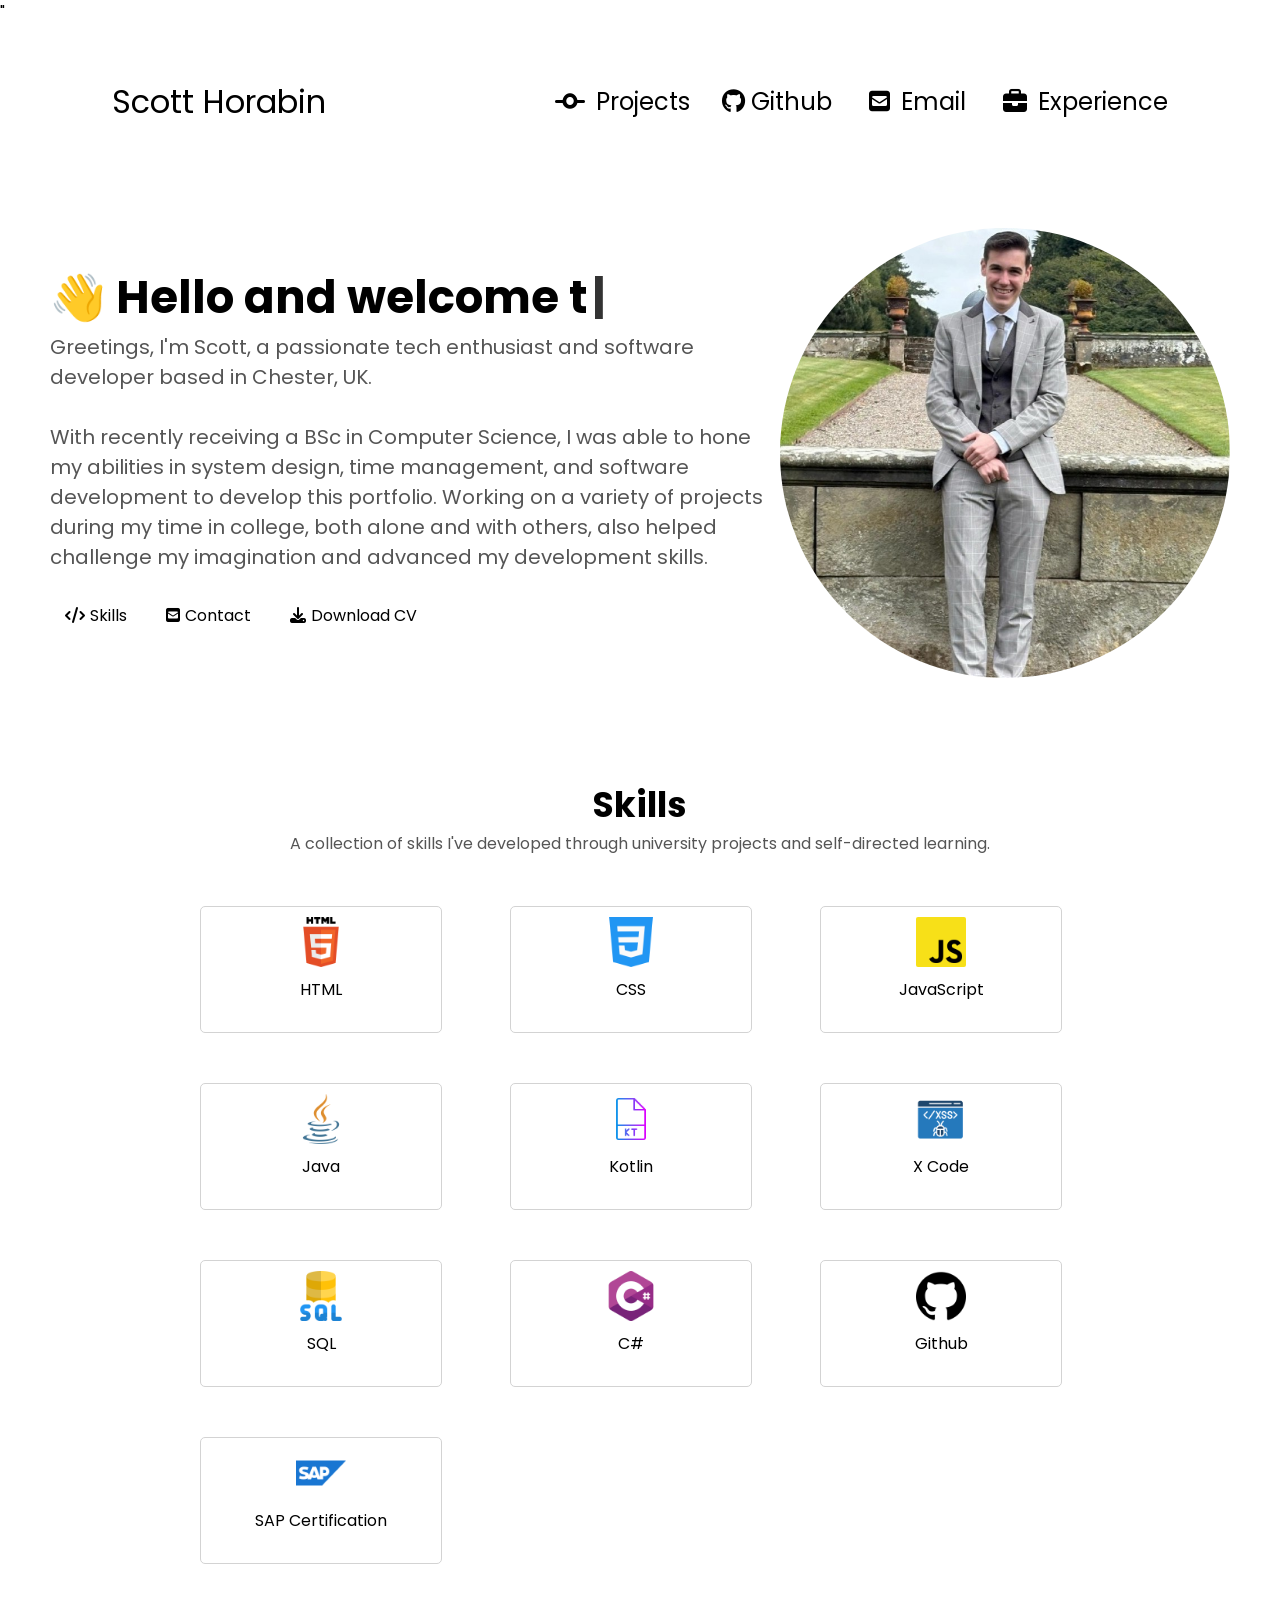
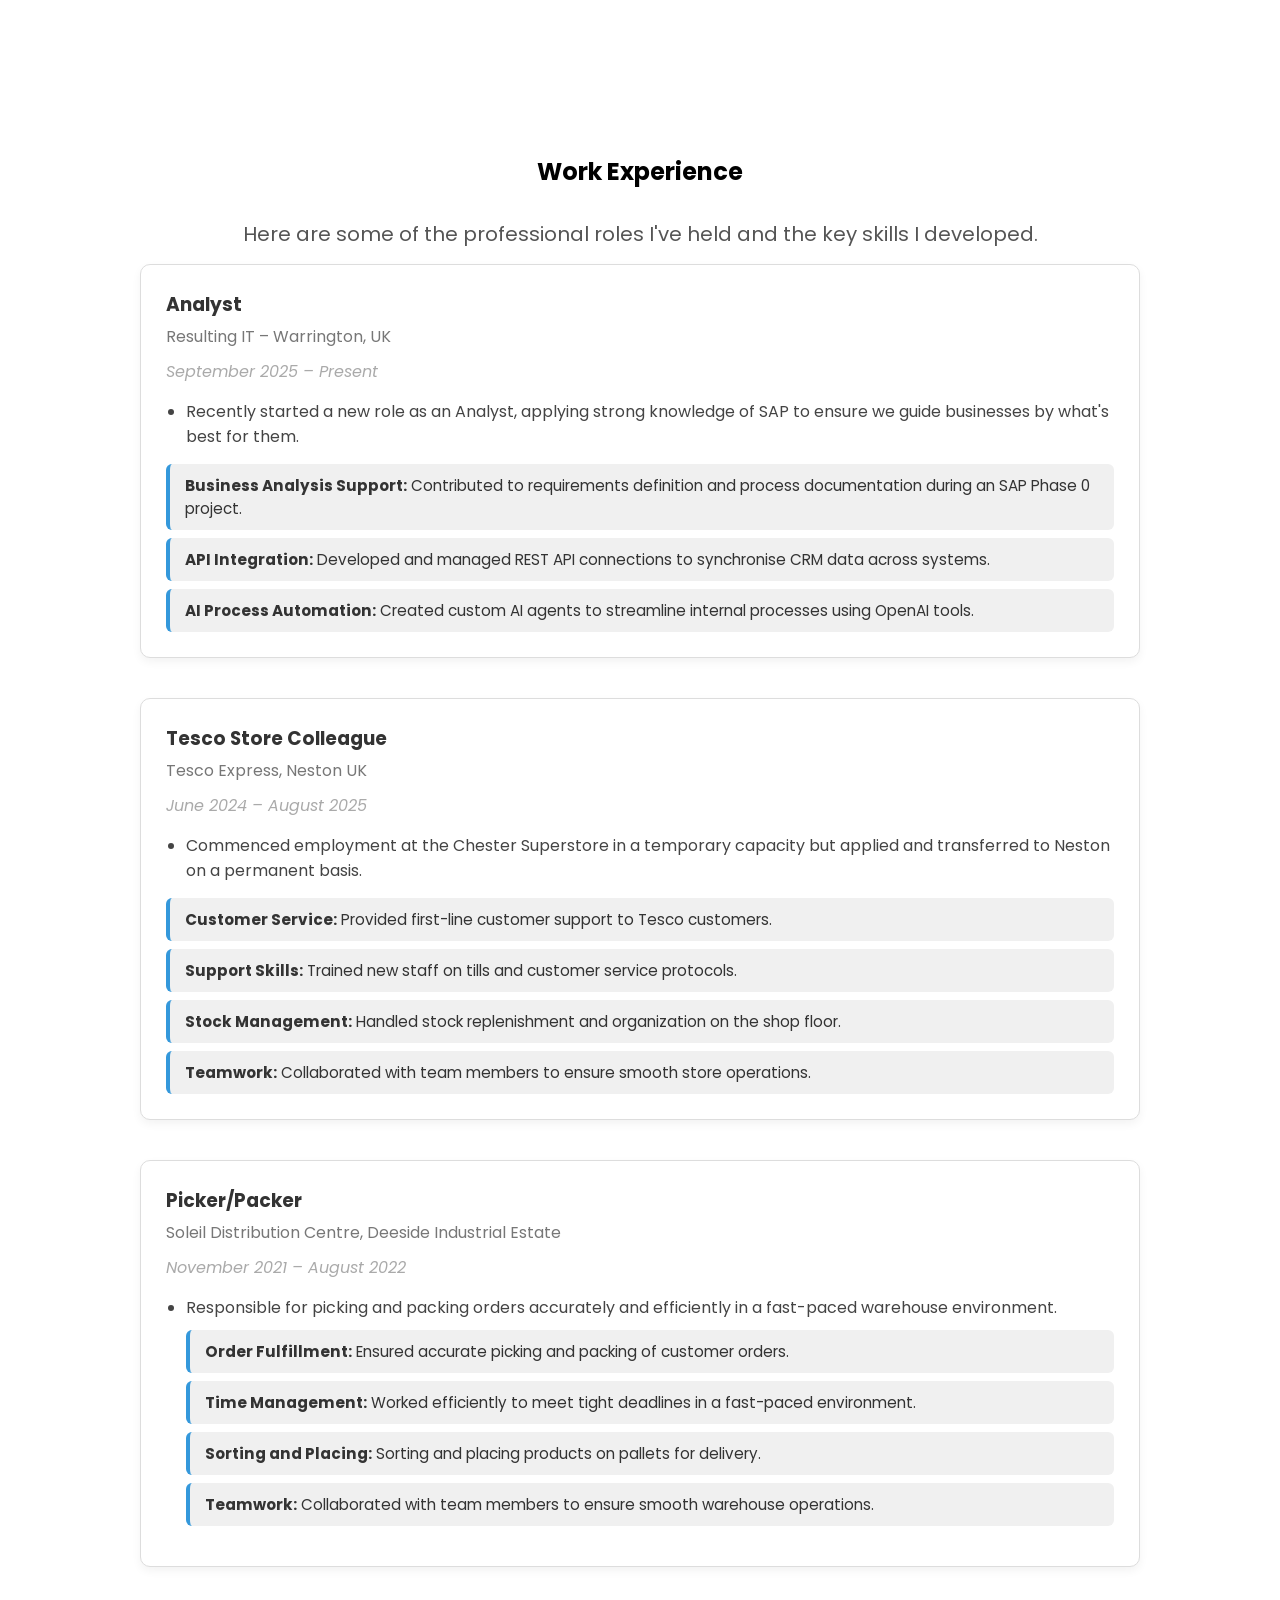
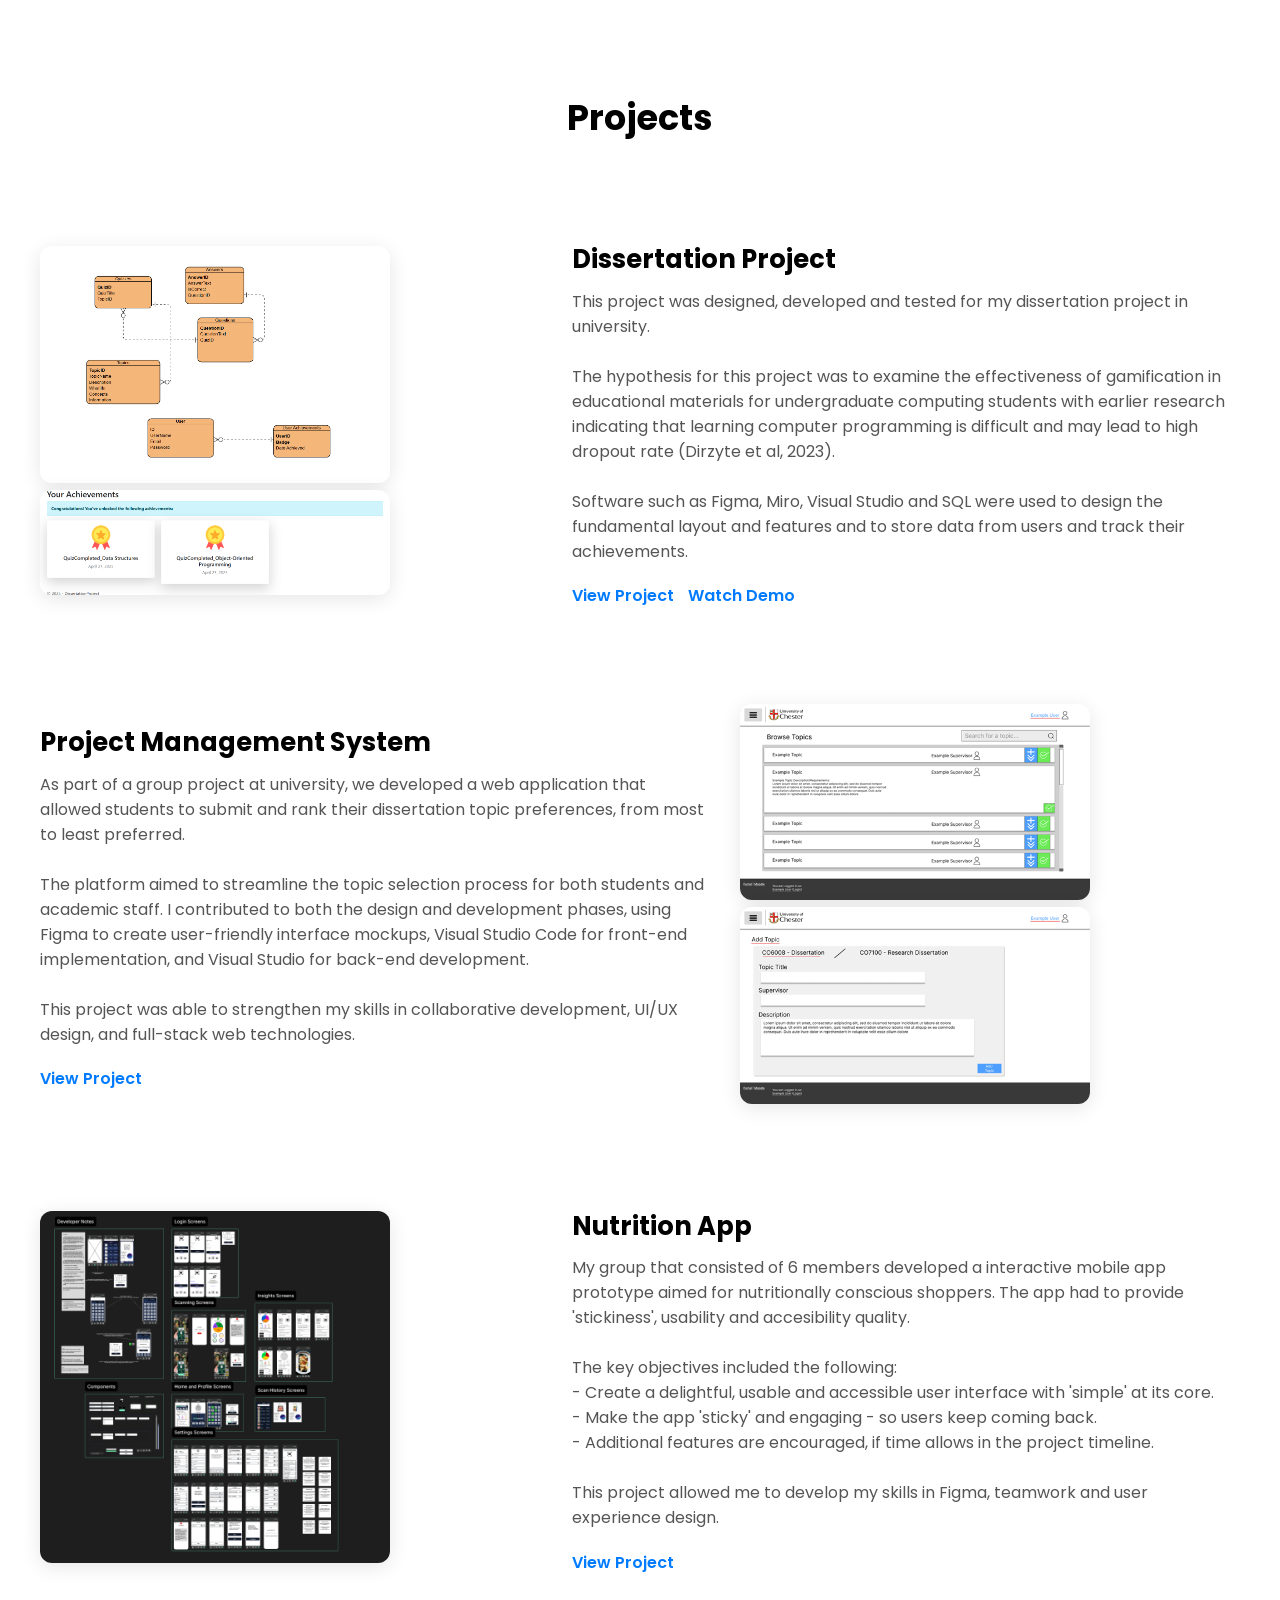
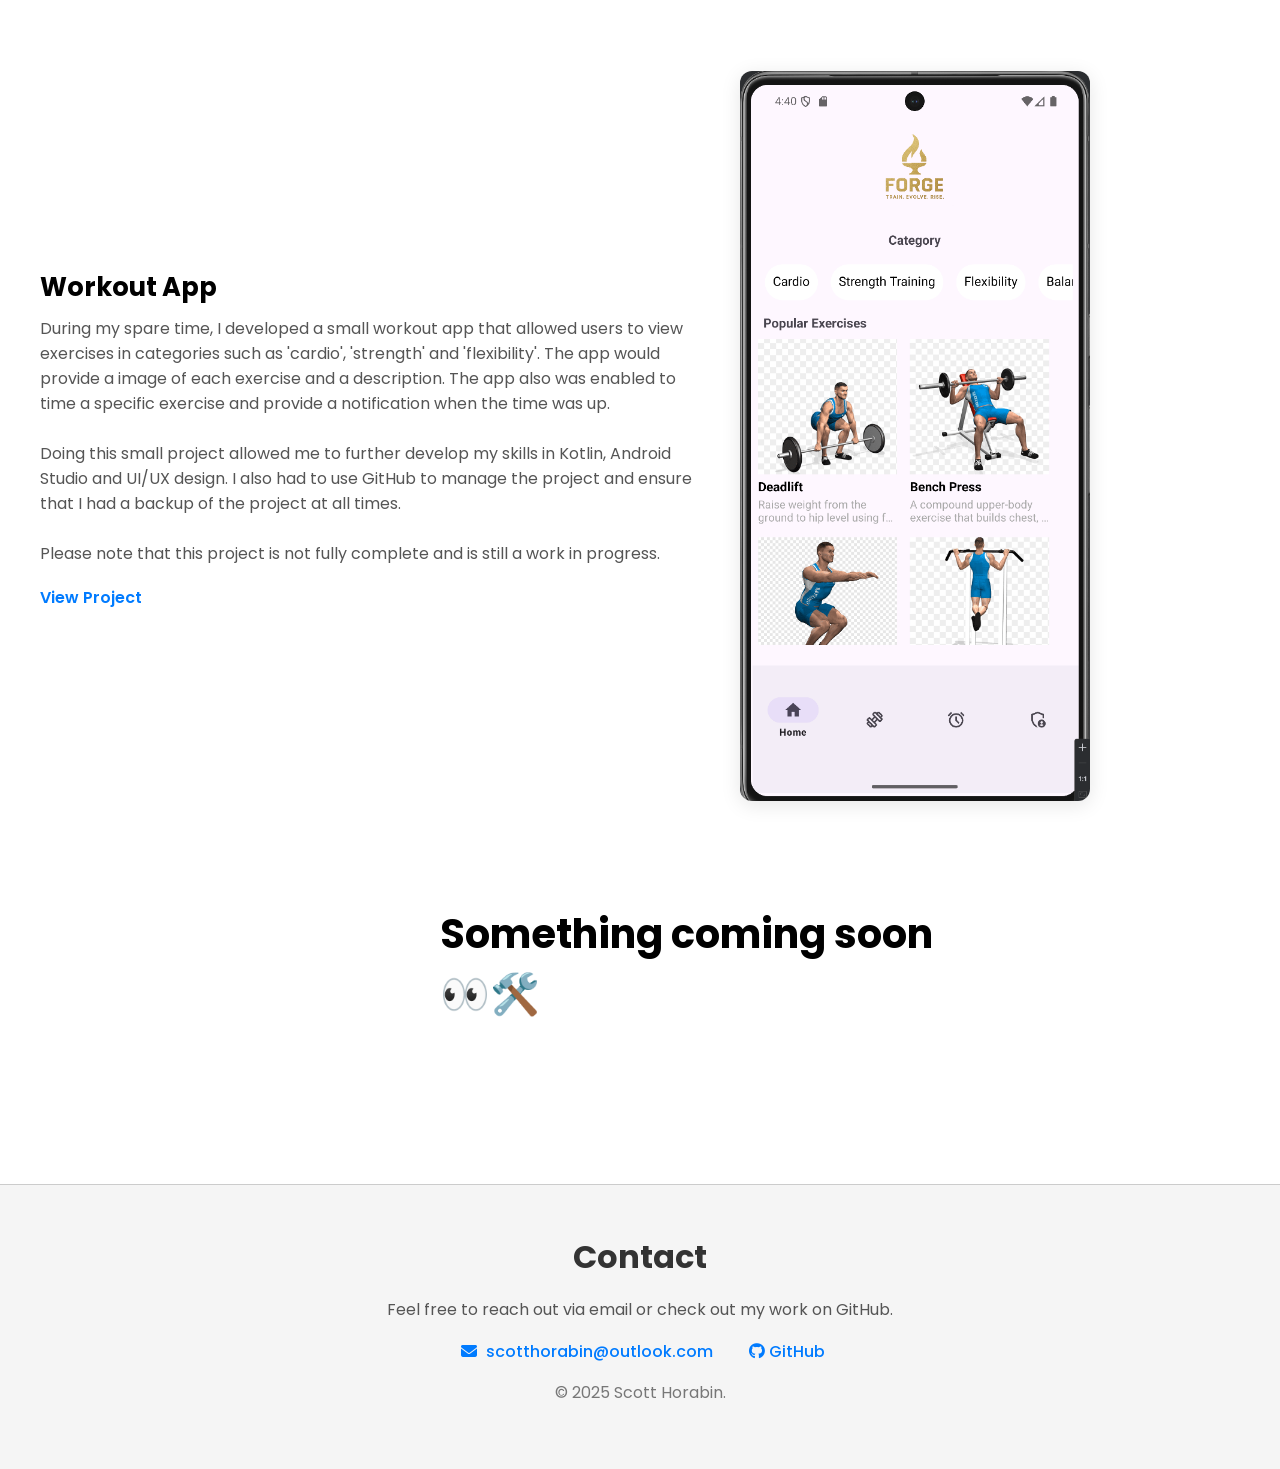
<file: index.html>
<!DOCTYPE html>
<html>
<head>
    
    <meta charset="UTF-8" />
    <title>Portfolio</title>

    <link rel="stylesheet" href="https://cdnjs.cloudflare.com/ajax/libs/font-awesome/6.7.2/css/all.min.css" integrity="sha512-Evv84Mr4kqVGRNSgIGL/F/aIDqQb7xQ2vcrdIwxfjThSH8CSR7PBEakCr51Ck+w+/U6swU2Im1vVX0SVk9ABhg==" crossorigin="anonymous" referrerpolicy="no-referrer" />"
    <link rel="stylesheet" href="css/style.css" />
    <link rel="stylesheet" href="css/media.css" />
</head>
<body class="preload">
  
  <!-- Loader -->
  <div class="loader-wrapper" id="loader">
    <div class="loader">
      <span class="loader-inner"></span>
    </div>
  </div>

  <!-- Desktop Navigation -->
  <nav id="desktop-nav">
    <div class="logo"><a href="/index.html">Scott Horabin</a></div>
    <ul class="nav-links">
      <li><a href="#projects">
        <i class="fa-solid fa-code-commit"></i> <span>Projects</span>
      </a></li>
      <li><a href="https://github.com/scotthorabin" target="_blank" rel="noopener noreferrer">
        <i class="fa-brands fa-github"></i> <span>Github</span>
      </a></li>
      <li><a href="mailto:scotthorabin@outlook.com">
        <i class="fa-solid fa-square-envelope"></i> Email
      </a></li>
      <li><a href="#experience"><i class="fa-solid fa-briefcase"></i> <span>Experience</span></a></li>
    </ul>
  </nav>

<nav id="hamburger-nav">
  <div class="logo">Scott Horabin</div>
  <div class="hamburger-menu">
    <div class="hamburger-icon" onclick="toggleMenu()">
      <span></span><span></span><span></span>
    </div>
    <ul class="menu-links">
      <!-- Close Button -->
      <li class="close-btn">
        <button onclick="toggleMenu()">Close</button>
      </li>
      <li><a href="#projects"><i class="fa-solid fa-code-branch"></i>Projects</a></li>
      <li><a href="https://github.com/scotthorabin" target="_blank" rel="noopener noreferrer">
        <i class="fa-brands fa-github"></i> <span>Github</span>
      </a></li>
      <li><a href="mailto:scotthorabin@outlook.com">
        <i class="fa-solid fa-square-envelope"></i> Email
      </a></li>
      <li><a href="#skills"><i class="fa-solid fa-brain"></i><span>Skills</span></a></li>
      <li><a href="#experience"><i class="fa-solid fa-briefcase"></i> <span>Experience</span></a></li>
      <li><a href="#contact"><i class="fa-solid fa-file-lines"></i><span>Contact</span></a></li>
    </ul>
  </div>
</nav>



  <!-- About Me -->
  <section class="me-section">
    <div class="text">
      <h2><span id="typing-text"></span></h2>
      <div class="me">
      <p>Greetings, I'm Scott, a passionate tech enthusiast and software developer based in Chester, UK.
        <br> <br>
        With recently receiving a BSc in Computer Science, I was able to hone my abilities in system design, time management, and software development to develop this portfolio. 
        Working on a variety of projects during my time in college, both alone and with others, also helped challenge my imagination and advanced my development skills.</p>
        </div>
        <div class="links">
  <a href="#skills"><i class="fa-solid fa-code"></i><span>Skills</span></a>
  <a href="#contact"><i class="fa-solid fa-square-envelope"></i><span>Contact</span></a>
  <a href="docs/Scott Horabin - 2026 CV.docx" download>
    <i class="fa-solid fa-download"></i><span>Download CV</span>
  </a>
</div>

    </div>
    <div class="photo">
      <img src="img/scott.jpeg" alt="Scott Horabin">
    </div>
  </section>

  <!-- Skills -->
  <section id="skills" class="skills-section">
    <h2>Skills</h2>
    <p class="text">A collection of skills I've developed through university projects and self-directed learning.</p>
     <div class="lang">
      <div class="cell" onclick="toggleDescription(this)">
       <img src="img/HTML5_Logo.png" alt="HTML (Author of Image - Pixel Perfect)">
         <span>HTML</span>
           <p class="description">HTML was used early on throughout my experience of university. It encouraged me to build accessible, well structured websites and layouts.</p>
            </div>

           <div class="cell" onclick="toggleDescription(this)">
       <img src="img/css-3.png" alt="CSS (Author of Image - Pixel Perfect)">
         <span>CSS</span>
           <p class="description">CSS was used to bring the content from HTML to life. I learn't this during my first year of university and continued to refine my 
            skills through projects outside of university.</p>
            </div>

           <div class="cell" onclick="toggleDescription(this)">
       <img src="img/Javascript logo.png" alt="JavaScript (Author of Image - Freepik)">
         <span>JavaScript</span>
           <p class="description">For web applications, I used JavaScript to build interactive features such as form validations and content updates.</p>
            </div>

             <div class="cell" onclick="toggleDescription(this)">
       <img src= "img/java.png" alt="Java (Author of Image - Freepik)">
         <span>Java</span>
           <p class="description">Java was the first language I learn't in depth. I was able to use the foundations to build a music library app (see Github for more).</p>
            </div>

             <div class="cell" onclick="toggleDescription(this)">
       <img src="img/kotlin.png" alt="Kotlin (Author of Image - Muhammad Andy)">
         <span>Kotlin</span>
           <p class="description">Kotlin was a key skill I learn't through university when building my own android application.</p>
            </div>


             <div class="cell" onclick="toggleDescription(this)">
       <img src="img/scripting.png" alt="X Code (Author of Image - HAJICON)">
         <span>X Code</span>
           <p class="description">X Code was the most recent language that I learn't. It provided a detailed explanation of how Apple develop their applications.</p>
            </div>


             <div class="cell" onclick="toggleDescription(this)">
       <img src="img/sql-server.png" alt="SQL (Author of Image - Pixel Perfect)">
         <span>SQL</span>
           <p class="description">Used SQL extensively during university to design relational databases, write complex queries, and manage data efficiently for academic and personal projects.</p>
            </div>

             <div class="cell" onclick="toggleDescription(this)">
       <img src="img/c-sharp.png" alt="C# (Author of Image - Freepik)">
         <span>C#</span>
           <p class="description">Worked with C# in Visual Studio to build backend for desktop and web apps, gaining experience in object-oriented programming.</p>
            </div>

             <div class="cell" onclick="toggleDescription(this)">
       <img src="img/github.png" alt="GitHub (Author of Image - Pixel Perfect)">
         <span>Github</span>
           <p class="description">Used Github to create and commit to multiple branches throughout my projects to ensure backup and growth of the project.</p>
            </div>

              <div class="cell" onclick="toggleDescription(this)">
       <img src="img/icons8-sap-logo-480.png" alt="SAP (Author of Image - Pixel Perfect)">
         <span>SAP Certification</span>
           <p class="description">Achieved a SAP Certification in Positioning SAP Business Suite.</p>
            </div>
    </div>
  </section>

  <!-- Experience -->
<section id="experience" class="experience-section">
  <h2>Work Experience</h2>
  <p class="text">Here are some of the professional roles I've held and the key skills I developed.</p>

  <div class="experience-list">

    <!-- Experience 1 - Analyst -->
    <div class="experience-item">
      <div class="experience-box">
        <h3>Analyst</h3>
        <h4>Resulting IT – Warrington, UK</h4>
        <span class="duration">September 2025 – Present</span>
        <ul>
          <li>Recently started a new role as an Analyst, applying strong knowledge of SAP to ensure we guide businesses by what's best for them.</li>
        </ul>

        <div class="experience-skills">
           <div class="skill">
            <strong>Business Analysis Support:</strong> Contributed to requirements definition and process documentation during an SAP Phase 0 project.
          </div>
          <div class="skill">
            <strong>API Integration:</strong> Developed and managed REST API connections to synchronise CRM data across systems.
          </div>
          <div class="skill">
            <strong>AI Process Automation:</strong> Created custom AI agents to streamline internal processes using OpenAI tools.
          </div>
        </div>
      </div>
    </div>

    <!-- Experience 2 - Tesco Store Colleague -->
    <div class="experience-item">
      <div class="experience-box">
        <h3>Tesco Store Colleague</h3>
        <h4>Tesco Express, Neston UK</h4>
        <span class="duration">June 2024 – August 2025</span>
        <ul>
          <li>Commenced employment at the Chester Superstore in a temporary capacity but applied and 
              transferred to Neston on a permanent basis.</li>
        </ul>

        <div class="experience-skills">
          <div class="skill">
            <strong>Customer Service:</strong> Provided first-line customer support to Tesco customers.
          </div>
          <div class="skill">
            <strong>Support Skills:</strong> Trained new staff on tills and customer service protocols.
          </div>
          <div class="skill">
            <strong>Stock Management:</strong> Handled stock replenishment and organization on the shop floor.
          </div>
          <div class="skill">
            <strong>Teamwork:</strong> Collaborated with team members to ensure smooth store operations.
          </div>
        </div>
      </div>
    </div>

      <!-- Experience 3 - Picker/Packer -->
    <div class="experience-item">
      <div class="experience-box">
        <h3>Picker/Packer</h3>
        <h4>Soleil Distribution Centre, Deeside Industrial Estate</h4>
        <span class="duration"> November 2021 – August 2022</span>
        <ul>
          <li>Responsible for picking and packing orders accurately and efficiently in a fast-paced warehouse environment.</li>

        <div class="experience-skills">
          <div class="skill">
            <strong>Order Fulfillment:</strong> Ensured accurate picking and packing of customer orders.
          </div>
          <div class="skill">
            <strong>Time Management:</strong> Worked efficiently to meet tight deadlines in a fast-paced environment.
          </div>
          <div class="skill">
            <strong>Sorting and Placing:</strong> Sorting and placing products on pallets for delivery.
          </div>
          <div class="skill">
            <strong>Teamwork:</strong> Collaborated with team members to ensure smooth warehouse operations.
          </div>
        </div>
      </div>
    </div>

  </div>

</section>


  <!--Projects-->

<section id="projects" class="projects-section">
  <h2>Projects</h2>

<!-- Project 1 (image grid on the left, text on the right) -->
<div class="project-row" id="projects">
  <div class="project-media project-gallery">
    <img src="img/ERD.png" alt="Screenshot 2" class="zoomable">
    <img src="img/Achievements.png" alt="Screenshot 3" class="zoomable">
  </div>

  <div class="project-copy">
    <h3>Dissertation Project </h3>
    <p>This project was designed, developed and tested for my dissertation project in university.
      <br><br>
      The hypothesis for this project was to examine the effectiveness of gamification in educational materials for undergraduate computing students with earlier research indicating that learning computer programming is difficult and may lead to high dropout rate (Dirzyte et al, 2023).
      <br><br>
      Software such as Figma, Miro, Visual Studio and SQL were used to design the fundamental layout and features and to store data from users and track their achievements.
    </p>
    <a href="https://github.com/scotthorabin/ImplementationProject" target="_blank" class="project-link">View Project</a>
    <a href="img/Implementation Video.mp4" target="_blank" class="project-link2" >Watch Demo</a>
  </div>
</div>


<!-- Project 2 (image right, text left) -->
<div class="project-row reverse">
  <div class="project-media">
    <img src="img/Index page.png" alt="Index page for project" class="zoomable">
    <img src="img/new topic.png" alt="Topic page for project" class="zoomable">
  </div>
  <div class="project-copy">
    <h3>Project Management System </h3>
    <p>As part of a group project at university, we developed a web application that allowed students to submit and rank their dissertation topic preferences, from most to least preferred. 
      <br> <br>The platform aimed to streamline the topic selection process for both students and academic staff. I contributed to both the design and development phases, using Figma to create user-friendly interface mockups, Visual Studio Code for front-end implementation, and Visual Studio for back-end development. 
      <br> <br> This project was able to strengthen my skills in collaborative development, UI/UX design, and full-stack web technologies.</p>
    <a href="https://github.com/scotthorabin/Project-Management-System" target="_blank" class="project-link">View Project</a>
  </div>
</div>

<div class="project-row" id="projects">
  <div class="project-media project-gallery">
    <img src="img/FigmaApp.png" alt="Figma for app" class="zoomable">
  </div>

  <div class="project-copy">
    <h3>Nutrition App</h3>
    <p> My group that consisted of 6 members developed a interactive mobile app prototype aimed for nutritionally conscious shoppers. The app had to provide 'stickiness', usability and accesibility quality. 
      <br> <br>
      The key objectives included the following:
      <br> 
    - Create a delightful, usable and accessible user interface with 'simple' at its core.
    <br>
    - Make the app 'sticky' and engaging - so users keep coming back.
    <br>
    - Additional features are encouraged, if time allows in the project timeline.
    <br> <br>
    This project allowed me to develop my skills in Figma, teamwork and user experience design.</p>
    <a href="https://www.figma.com/design/BhP8rdzfXyH0xlpbOxOTdb/Team-1-2025-Prototype-work--Copy-?node-id=113-10&t=aUsUlCIoYQdQqmi4-1" target="_blank" class="project-link">View Project</a>
  </div>
</div>


<div class="project-row reverse">
  <div class="project-media">
    <img src="img/Workout App Image 2.png" alt="Topic page for project" class="zoomable">
  </div>
  <div class="project-copy">
    <h3>Workout App </h3>
    <p>During my spare time, I developed a small workout app that allowed users to view exercises in categories such as 'cardio', 'strength' and 'flexibility'. The app would provide a image of each exercise and a description. The app also was enabled to time a specific exercise and provide a notification when the time was up.
      <br> <br>Doing this small project allowed me to further develop my skills in Kotlin, Android Studio and UI/UX design. I also had to use GitHub to manage the project and ensure that I had a backup of the project at all times.
    <br><br> Please note that this project is not fully complete and is still a work in progress.</p>
    <a href="https://github.com/scotthorabin/WorkoutApp2" target="_blank" class="project-link">View Project</a>
  </div>
</div>


<div class="project-row" id="projects">
  <div class="project-media project-gallery">
<div class="project-copy">
  <h1 class="coming-soon">Something coming soon 👀🛠️</h1>
</div>
  </div>  
</div>

</section>




 <!-- Footer -->
  <footer id="contact" class="footer">
    <div class="footer-content">
      <h2>Contact</h2>
      <p>Feel free to reach out via email or check out my work on GitHub.</p>
      <div class="footer-links">
        <a href="mailto:scotthorabin@outlook.com"><i class="fa-solid fa-envelope"></i> scotthorabin@outlook.com</a>
        <a href="https://github.com/scotthorabin" target="_blank" rel="noopener noreferrer"><i class="fa-brands fa-github"></i> GitHub</a>
      </div>
      <p class="footer-credit">© 2025 Scott Horabin.</p>
    </div>
  </footer>

  <!-- Scripts -->
  <script src="JS/script.js"></script>
</body>
</html>
</file>
<file: css/style.css>
/* GENERAL */

@import url("https://fonts.googleapis.com/css2?family=Poppins:wght@300;400;500;600&display=swap");

* {
  margin: 0;
  padding: 0;
}

body {
  font-family: "Poppins", sans-serif;
}

html {
  scroll-behavior: smooth;
}

p {
  color: rgb(85, 85, 85);
}

/* TRANSITION */

a,
.btn {
  transition: all 300ms ease;
}

/* DESKTOP NAV */

nav,
.nav-links {
  display: flex;
}

nav {
  justify-content: space-around;
  align-items: center;
  height: 17vh;
}

.nav-links {
  gap: 2rem;
  list-style: none;
  font-size: 1.5rem;
}

a {
  color: black;
  text-decoration: none;
  text-decoration-color: white;
}

a:hover {
  color: grey;
  text-decoration: underline;
  text-underline-offset: 1rem;
  text-decoration-color: rgb(181, 181, 181);
}

.logo {
  font-size: 2rem;
}

.logo:hover {
  cursor: default;
}

/* HAMBURGER MENU */

#hamburger-nav {
  display: none;
}

/* Hamburger icon container */
.hamburger-menu {
  position: relative;
  display: inline-block;
}

.hamburger-icon {
  display: flex;
  flex-direction: column;
  justify-content: space-between;
  height: 24px;
  width: 30px;
  cursor: pointer;
}

.hamburger-icon span {
  width: 100%;
  height: 2px;
  background-color: black;
  transition: all 0.3s ease-in-out;
}

/* Full screen menu links */
.menu-links {
  position: fixed;   /* Fixed position to take full screen */
  top: 0;
  left: 0;
  width: 100%;        /* Full width */
  height: 100vh;      /* Full height */
  background-color: rgba(0, 0, 0, 0.9); /* Dark transparent background */
  display: flex;
  flex-direction: column; /* Stack the menu items vertically */
  justify-content: center; /* Vertically center items */
  align-items: center;     /* Horizontally center items */
  z-index: 9999;           /* Ensure it's on top */
  opacity: 0;              /* Initially hidden */
  transition: opacity 0.3s ease, transform 0.3s ease; /* Smooth transition for show/hide */
  transform: translateY(-100%); /* Start from the top */
}

/* Menu links active (when open) */
.menu-links.open {
  opacity: 1;              /* Show the menu */
  transform: translateY(0); /* Slide into view */
}

/* Style for each menu item */
/* Menu Links - Larger Font Size */
.menu-links a {
  display: block;
  padding: 20px 30px; /* Increased padding for more space around the text */
  text-align: center;
  font-size: 2.5rem; /* Increased font size */
  color: white; /* Ensure the text is white */
  text-decoration: none;
  transition: all 0.3s ease-in-out;
}

/* Hover effect for better interaction */
.menu-links a:hover {
  background-color: white;
  color: black;
  border-radius: 5px; /* Optional: Adding rounded corners for a smoother effect */
}


/* For each list item */
.menu-links li {
  list-style: none;
}

/* Style for the Close Button */
.menu-links .close-btn {
  position: absolute;
  top: 20px;
  right: 20px;
}

.menu-links .close-btn button {
  background-color: transparent;
  border: 2px solid white;
  color: white;
  font-size: 1.2rem;
  padding: 10px 15px;
  cursor: pointer;
  transition: all 0.3s ease;
}

.menu-links .close-btn button:hover {
  background-color: white;
  color: black;
  border-color: black;
}

  

  /* Me Section */

  .me-section {
    display: flex;
    justify-content: space-between;
    padding: 0 50px;
    align-items: center;
    margin: 50px 0;
    margin-bottom: 100px;
  }

  .me-section .text .links {
    margin-top: 25px;
  }

  .me-section .text .links a {
    display: inline-block;
    padding: 5px 10px;
    border: 2px solid var(--link-color);
    border-radius: 5px;
    margin-right: 10px;
    margin-bottom: 10px;
    transition: .1s;
  }

  .me{
    font-size: 20px;
  }
  .me-section .text {
    flex: 5;
  }

  .me-section .text h2 {
    font-size: 45px;
  }

  .me-section .text .links a:hover {
    color: var(--text-color);
    border: 2px solid var(--text-color);
  }

  .me-section .photo img {
    border-radius: 50%;
    width: 450px;
  }

  .me-section .photo {
    flex: 2;
    display: flex;
    justify-content: right;
  }

  /* My Skills */

  .skills-section {
    padding: 0 50px;
    margin-bottom: 100px;
  }

  .skills-section h2 {
    text-align: center;
    font-size: 35px;
  }

  .skills-section .text {
    text-align: center;
    margin-bottom: 20px;
  }

 .skills-section .lang {
  display: grid;
  grid-template-columns: repeat(3, 1fr);
  gap: 30px;
  max-width: 900px;
  margin: 0 auto;
  padding: 20px 0;
}


  .skills-section .lang .cell {
    display: flex;
    justify-content: center;
    align-items: center;
    gap: 10px;
    width: 200px;
    padding: 10px 20px;
    border: 1px solid #d3d3d3;
    border-radius: 5px;
    margin: 10px;
  
  }

  .skills-section .lang img {
    width: 50px;
    height: 50px;
    object-fit: contain;
    border-radius: 2px;
  }

  
.cell {
  position: relative;
  cursor: pointer;
  flex-direction: column;
  text-align: center;
}

.cell .description {
  max-height: 0;
  overflow: hidden;
  opacity: 0;
  transition: max-height 0.4s ease, opacity 0.4s ease;
  font-size: 0.9rem;
  color: #555;
  margin-top: 10px;
}

.cell.active .description {
  max-height: 150px; /* Adjust based on expected text size */
  opacity: 1;
}

/* Experience Section */
.experience-section {
  padding: 60px 20px;
}

.experience-section h2 {
  text-align: center;
  margin-bottom: 30px;
}

.experience-section .text{
  text-align: center;
  color: rgb(85, 85, 85);
  margin: 15px 0;
  font-size: 20px;
}

.experience-list {
  display: flex;
  flex-direction: column;
  gap: 40px;
  max-width: 1000px;
  margin: 0 auto;
}

.experience-item {
  width: 100%;
}

.experience-box {
  background: #fff;
  border: 1px solid #ddd;
  padding: 25px;
  border-radius: 10px;
  box-shadow: 0 4px 10px rgba(0, 0, 0, 0.05);
}

.experience-box h3 {
  margin: 0 0 5px;
  color: #333;
}

.experience-box h4 {
  margin: 0 0 10px;
  font-weight: normal;
  color: #777;
}

.duration {
  font-style: italic;
  color: #aaa;
  margin-bottom: 15px;
  display: block;
}

.experience-box ul {
  padding-left: 20px;
  margin-bottom: 15px;
  color: #444;
}

.experience-skills {
  margin-top: 10px;
  display: flex;
  flex-direction: column;
  gap: 8px;
}

.skill {
  background-color: #f0f0f0;
  padding: 10px 15px;
  border-left: 4px solid #3498db;
  border-radius: 6px;
  font-size: 0.95em;
  color: #333;
}


  /* Projects */

.container {
  display: grid;
  grid-template-columns: repeat(auto-fit, minmax(250px, 1fr));
  gap: 100px;
  max-width: 1000px;
  width: 100%;
  margin: 0 auto; /* This centers the container horizontally */
}


/* Section styling — keep / tweak as you wish */
.projects-section {
  padding: 4rem 2rem;
  max-width: 1200px;
  margin-inline: auto;
}

  .projects-section h2 {
    text-align: center;
    font-size: 35px;
  }


/* Core two‑column layout */
.project-row {
  display: flex;
  align-items: center;
  gap: 2rem;
  margin-block: 3rem;
  margin-top: 6rem;   /* extra space above each project */
  margin-bottom: 6rem;
  
}

/* Swap order when .reverse is present */
.project-row.reverse {
  flex-direction: row-reverse;
}

/* Image / media wrapper */
.project-media {
  flex: 1 1 50%;
  min-width: 240px;
  max-width: 500px;
}

.project-media img {
  width: 100%;
  height: auto;
  border-radius: 12px;
  box-shadow: 0 4px 20px rgba(0,0,0,0.1);
}

/* Text column */
.project-copy {
  flex: 2;
  min-width: 250px;
}

.project-copy h3 {
  font-size: 1.6rem;
  margin-bottom: 0.6rem;
}

.project-copy p {
  font-size: 1rem;
  color: #555;
  margin-bottom: 1.2rem;
}

.project-copy .coming-soon{
  font-size: 40px;
  width: 100%;
  padding-left: 25rem;
}
.project-link {
  display: inline-block;
  font-weight: 600;
  text-decoration: none;
  color: #007BFF;
  transition: color 0.3s ease;
}

.project-link:hover {
  color: #0056b3;
}

.project-link2 {
  display: inline-block;
  font-weight: 600;
  text-decoration: none;
  color: #007BFF;
  transition: color 0.3s ease;
  margin-left: 10px;
}

.project-link2:hover {
  color: #0056b3;
}


/* —— Responsive tweaks —— */
@media (max-width: 768px) {
  .project-row,
  .project-row.reverse {
    flex-direction: column;          /* Stack on small screens */
  }
}

.zoomable {
  transition: transform 0.3s ease, z-index 0.3s;
  max-width: 70%;
  cursor: zoom-in;
  position: relative;
  z-index: 0;
}

.zoomable.expanded {
  transform: scale(2); /* Adjust scale as needed */
  z-index: 10;
  cursor: zoom-out;
}

/* Footer */
.footer {
  background-color: #f5f5f5;
  padding: 3rem 2rem;
  text-align: center;
  color: #333;
  border-top: 1px solid #ccc;
}

.footer h2 {
  font-size: 2rem;
  margin-bottom: 1rem;
}

.footer p {
  margin-bottom: 1rem;
  font-size: 1rem;
}

.footer-links {
  margin-bottom: 1rem;
}

.footer-links a {
  display: inline-block;
  margin: 0 1rem;
  color: #007BFF;
  text-decoration: none;
  font-weight: 500;
}

.footer-links a:hover {
  text-decoration: underline;
  color: #0056b3;
}

.footer-credit {
  font-size: 0.9rem;
  color: #777;
}



#typing-text::after {
  content: '|';
  animation: blink 1s infinite;
  color: #333;
  margin-left: 5px; /* Adjust cursor spacing */
}

@keyframes blink {
  0%, 50%, 100% { opacity: 1; }
  25%, 75% { opacity: 0; }
}

/* Animate the hand wave emoji */
@keyframes wave {
  0%, 100% {
    transform: rotate(0deg);
  }
  25% {
    transform: rotate(15deg);
  }
  50% {
    transform: rotate(0deg);
  }
  75% {
    transform: rotate(-15deg);
  }
}

/* Target the wave emoji specifically */
#typing-text::before {
  content: "👋";  /* Initial emoji */
  display: inline-block;
  animation: wave 0.9s ease-in-out infinite; /* Add wave animation */
  margin-right: 10px; /* Space between emoji and text */
}

/* Seperate images from text in about me section */
.fa-solid {
  font-weight: 900;
  margin: 5px;
}
</file>
<file: css/media.css>
@media screen and (max-width: 1200px) {
    #desktop-nav {
      display: none;
    }
    #hamburger-nav {
      display: flex;
    }
}

 .loader-wrapper {
      position: fixed;
      top: 0;
      left: 0;
      z-index: 9999;
      width: 100%;
      height: 100%;
      background-color: #ffffff;
      display: flex;
      align-items: center;
      justify-content: center;
      transition: opacity 0.8s ease;
    }
    .loader-wrapper.fade-out {
      opacity: 0;
      pointer-events: none;
    }
    .loader {
      width: 30px;
      height: 30px;
      border: 4px solid #252525;
      animation: loader 1.5s infinite ease;
      position: relative;
    }
    .loader-inner {
      display: inline-block;
      width: 100%;
      height: 0%;
      background: #252525;
      animation: loader-inner 1.5s infinite ease-in;
    }
    @keyframes loader {
      0%   { transform: rotate(0deg);   }
      25%  { transform: rotate(180deg); }
      50%  { transform: rotate(180deg); }
      75%  { transform: rotate(360deg); }
      100% { transform: rotate(360deg); }
    }
    @keyframes loader-inner {
      0%,25%,100% { height: 0%;   }
      50%,75%     { height: 100%; }
    }
</file>
